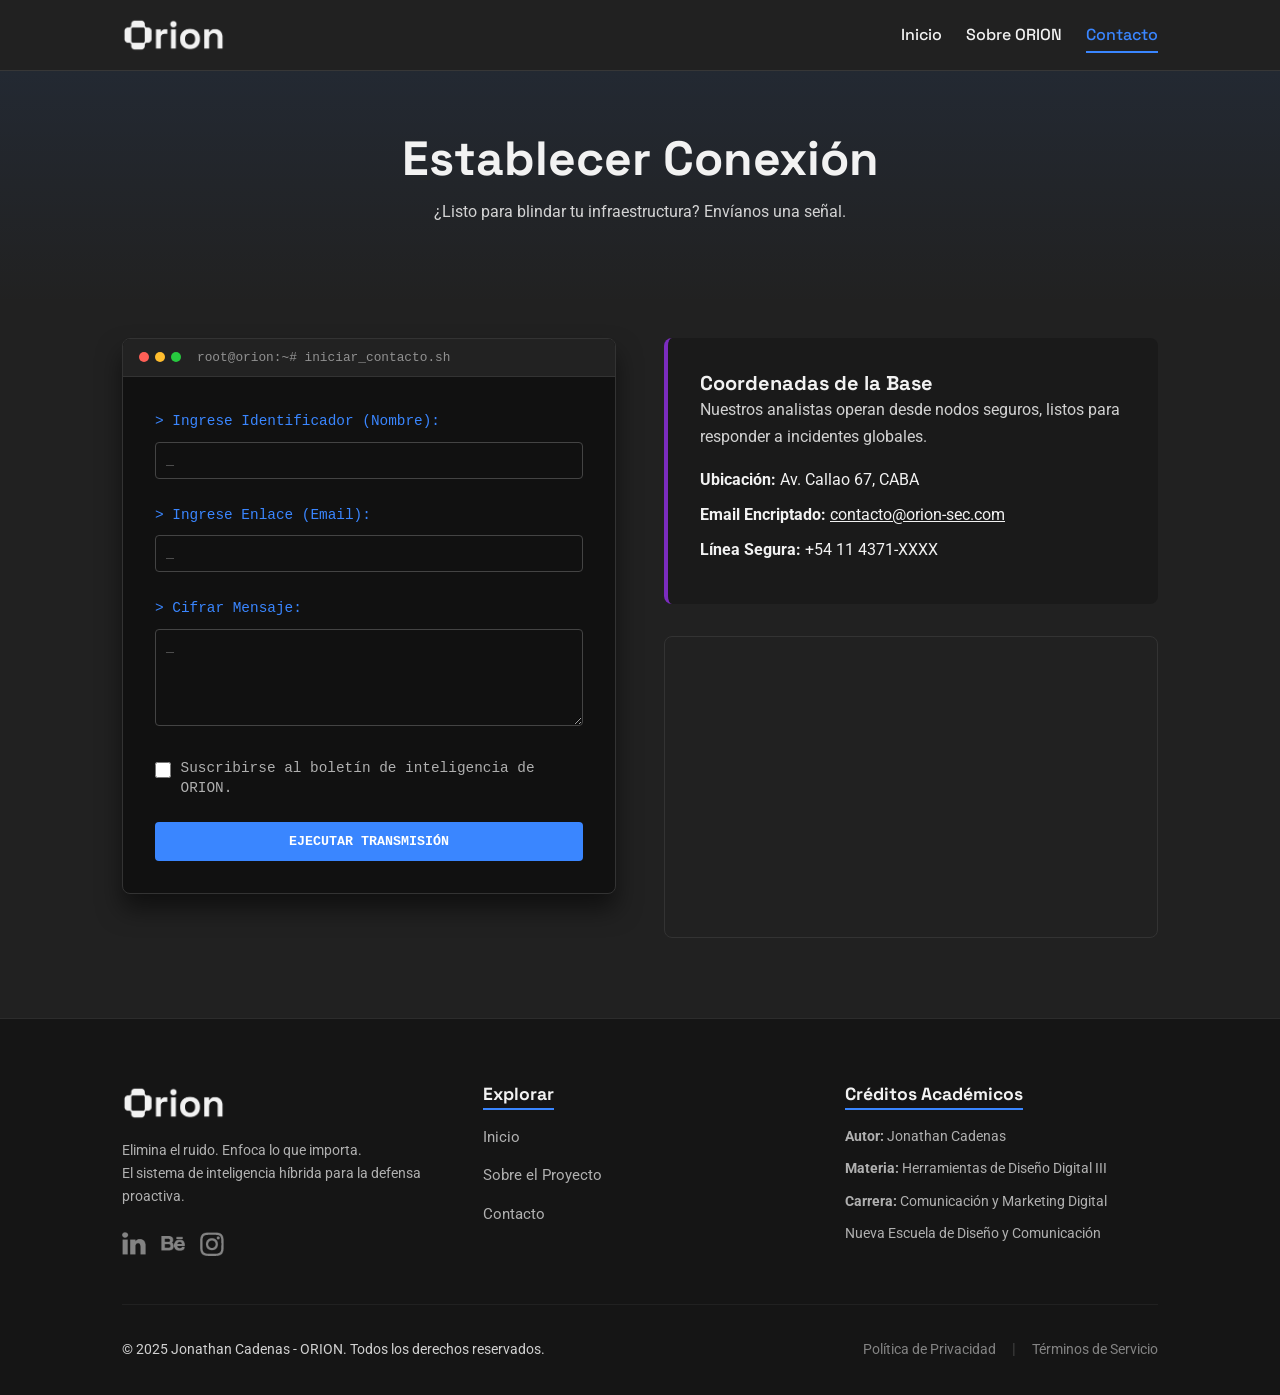
<file: contacto.html>
<!DOCTYPE html>
<html lang="es">
<head>
    <meta charset="UTF-8">
    <meta name="viewport" content="width=device-width, initial-scale=1.0">
    <title>Contacto - ORION</title>
    
    <link rel="preconnect" href="https://fonts.googleapis.com">
    <link href="https://fonts.googleapis.com/css2?family=Roboto:wght@400;700&family=Space+Grotesk:wght@400;500;700&display=swap" rel="stylesheet">
    
    <link rel="apple-touch-icon" sizes="180x180" href="assets/favicon-orion-.png">
    <link rel="icon" type="image/png" sizes="192x192" href="assets/favicon-orion-.png">
    <link rel="icon" type="image/png" sizes="32x32" href="assets/favicon-orion-.png"> 
    <link rel="icon" type="image/png" sizes="16x16" href="assets/favicon-orion-.png">
    <link rel="shortcut icon" href="assets/favicon-orion-.png">
    
    <link rel="stylesheet" href="style.css">
</head>
<body>

    <header class="main-header">
        <div class="container">
            <nav class="navbar">
                <a href="index.html" class="nav-logo">
                    <img src="assets/logo-orion.png" alt="Logo ORION">
                </a>
                <input type="checkbox" id="nav-toggle" class="nav-toggle">
                <ul class="nav-menu">
                    <li><a href="index.html">Inicio</a></li>
                    <li><a href="sobre.html">Sobre ORION</a></li>
                    <li><a href="contacto.html" class="active">Contacto</a></li>
                </ul>
                <label for="nav-toggle" class="nav-toggle-label">
                    <span></span>
                </label>
            </nav>
        </div>
    </header>

    <main>
        <section class="page-header">
            <div class="container">
                <h1>Establecer Conexión</h1>
                <p>¿Listo para blindar tu infraestructura? Envíanos una señal.</p>
            </div>
        </section>

        <section class="contact-section">
            <div class="container">
                <div class="contact-grid">
                    
                    <div class="contact-form-col">
                        <form class="terminal-form">
                            <div class="terminal-header">
                                <span class="dot red"></span>
                                <span class="dot yellow"></span>
                                <span class="dot green"></span>
                                <span class="terminal-title">root@orion:~# iniciar_contacto.sh</span>
                            </div>
                            
                            <div class="form-body">
                                <div class="form-group">
                                    <label for="nombre">> Ingrese Identificador (Nombre):</label>
                                    <input type="text" id="nombre" name="nombre" placeholder="_" required>
                                </div>

                                <div class="form-group">
                                    <label for="email">> Ingrese Enlace (Email):</label>
                                    <input type="email" id="email" name="email" placeholder="_" required>
                                </div>

                                <div class="form-group">
                                    <label for="mensaje">> Cifrar Mensaje:</label>
                                    <textarea id="mensaje" name="mensaje" rows="5" placeholder="_" required></textarea>
                                </div>

                                <div class="form-checkbox">
                                    <input type="checkbox" id="newsletter" name="newsletter">
                                    <label for="newsletter">Suscribirse al boletín de inteligencia de ORION.</label>
                                </div>

                                <button type="submit" class="terminal-btn">
                                    Ejecutar Transmisión
                                </button>
                            </div>
                        </form>
                    </div>

                    <div class="contact-info-col">
                        <div class="info-card">
                            <h3>Coordenadas de la Base</h3>
                            <p>Nuestros analistas operan desde nodos seguros, listos para responder a incidentes globales.</p>
                            
                            <ul class="info-list">
                                <li><strong>Ubicación:</strong> Av. Callao 67, CABA</li>
                                <li><strong>Email Encriptado:</strong> <a href="mailto:contacto@orion-sec.com">contacto@orion-sec.com</a></li>
                                <li><strong>Línea Segura:</strong> +54 11 4371-XXXX</li>
                            </ul>
                        </div>

                        <div class="map-wrapper">
                            <iframe 
                                src="https://www.google.com/maps/embed?pb=!1m18!1m12!1m3!1d3284.016887889451!2d-58.39419062349977!3d-34.60373445749729!2m3!1f0!2f0!3f0!3m2!1i1024!2i768!4f13.1!3m3!1m2!1s0x95bccac0463b53b1%3A0x6291a272765f0ce1!2sAv.%20Callao%2067%2C%20C1022%20CABA!5e0!3m2!1ses-419!2sar!4v1701234567890!5m2!1ses-419!2sar"
                                width="100%" 
                                height="300" 
                                style="border:0;" 
                                allowfullscreen="" 
                                loading="lazy" 
                                referrerpolicy="no-referrer-when-downgrade">
                            </iframe>
                        </div>
                    </div>

                </div>
            </div>
        </section>
    </main>

  <footer class="main-footer">
    <div class="container">
        <div class="footer-grid">
            <div class="footer-col">
                <div class="footer-logo">
                    <img src="assets/logo-orion.png" alt="Logo ORION" style="height: 40px; margin-bottom: 1rem;">
                </div>
                <p class="footer-desc">
                    Elimina el ruido. Enfoca lo que importa. <br>
                    El sistema de inteligencia híbrida para la defensa proactiva.
                </p>
                <div class="social-links">
                    <a href="https://www.linkedin.com/in/zjcadenas/" target="_blank" class="social-link">
                        <img src="assets/Inicon.png" alt="LinkedIn">
                    </a>
                    <a href="https://www.behance.net/zjcadenas" target="_blank" class="social-link">
                        <img src="assets/Beicon.png" alt="Behance">
                    </a>
                    <a href="https://www.instagram.com/zjcadenas" target="_blank" class="social-link">
                        <img src="assets/IGicon.png" alt="Instagram">
                    </a>
                </div>
            </div>
            <div class="footer-col">
                <h4>Explorar</h4>
                <ul class="footer-links">
                    <li><a href="index.html">Inicio</a></li>
                    <li><a href="sobre.html">Sobre el Proyecto</a></li>
                    <li><a href="contacto.html">Contacto</a></li>
                </ul>
            </div>
            <div class="footer-col">
                <h4>Créditos Académicos</h4>
                <p><strong>Autor:</strong> Jonathan Cadenas</p>
                <p><strong>Materia:</strong> Herramientas de Diseño Digital III</p>
                <p><strong>Carrera:</strong> Comunicación y Marketing Digital</p>
                <p>Nueva Escuela de Diseño y Comunicación</p>
            </div>
        </div>
        <div class="footer-bottom">
            <p>&copy; 2025 Jonathan Cadenas - ORION. Todos los derechos reservados.</p>
            <div class="legal-links">
                <a href="#">Política de Privacidad</a>
                <span class="separator">|</span>
                <a href="#">Términos de Servicio</a>
            </div>
        </div>
    </div>
</footer>

</body>
</html>
</file>
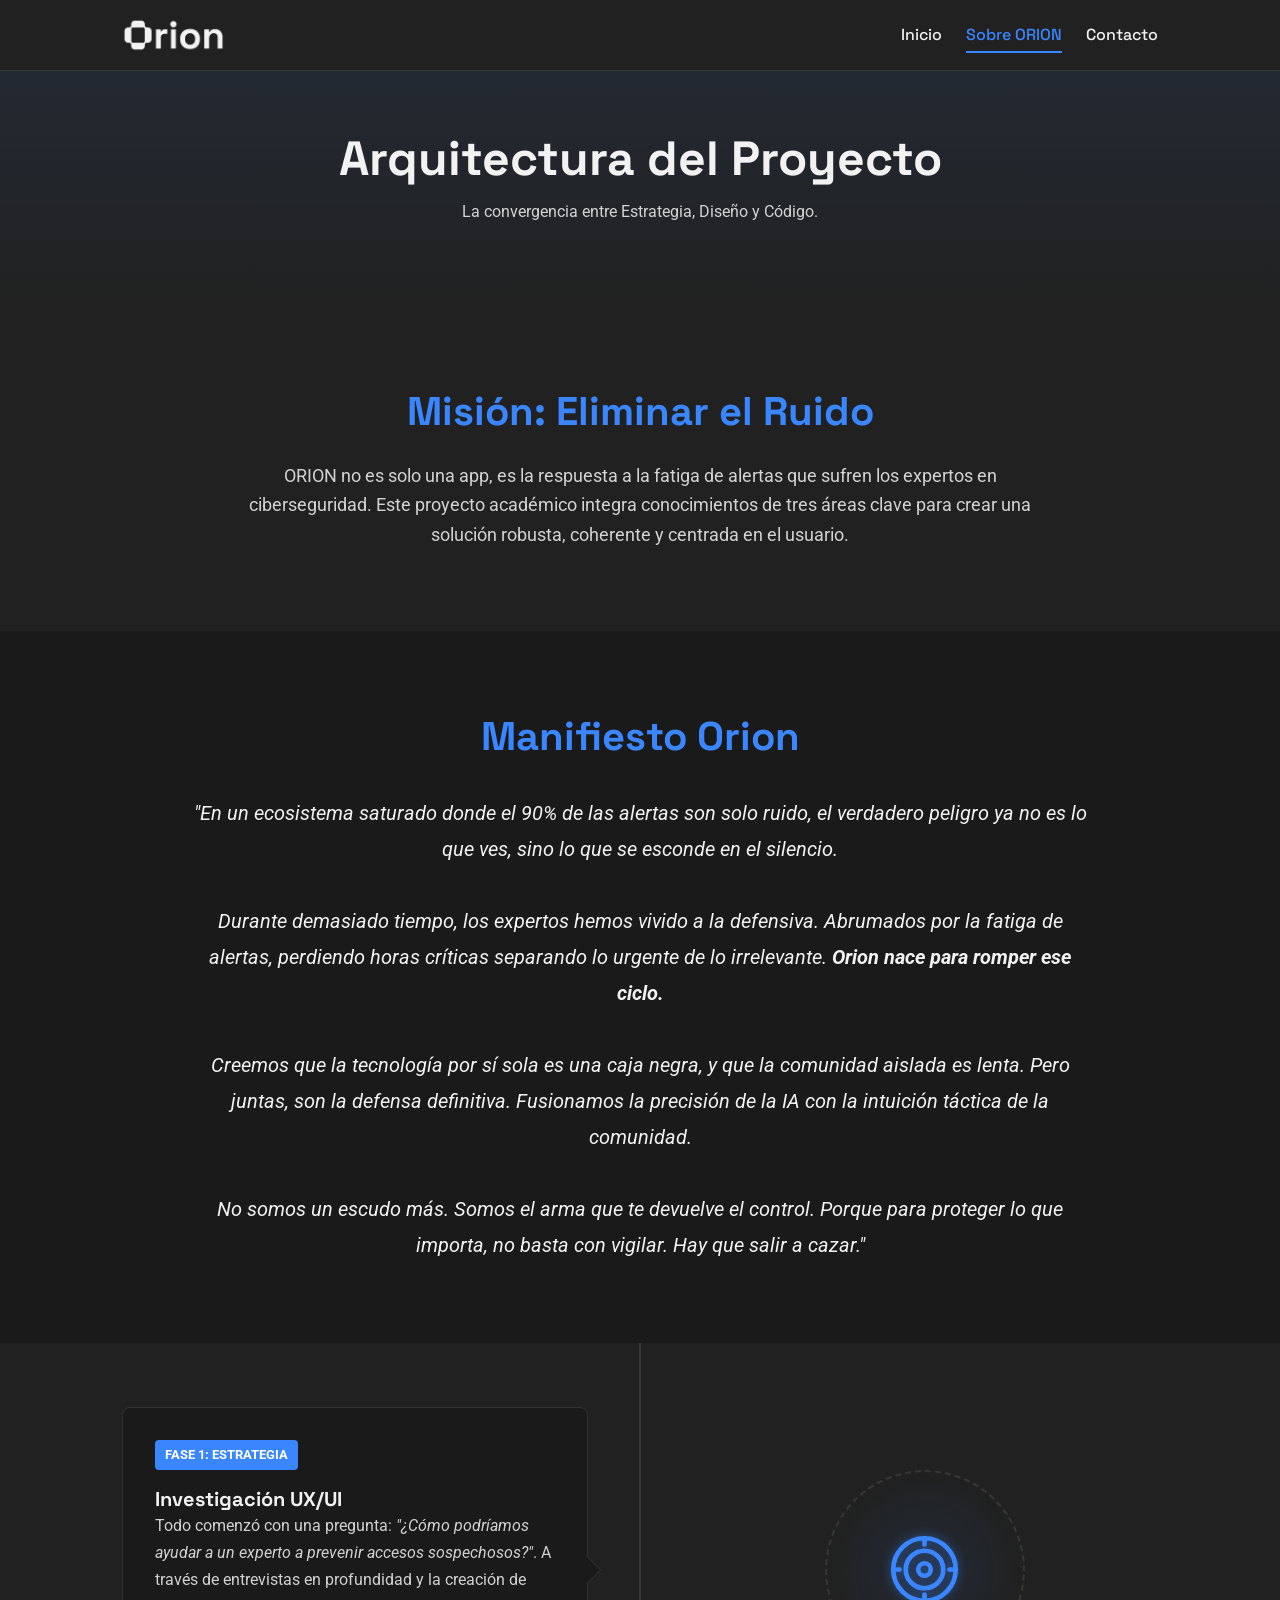
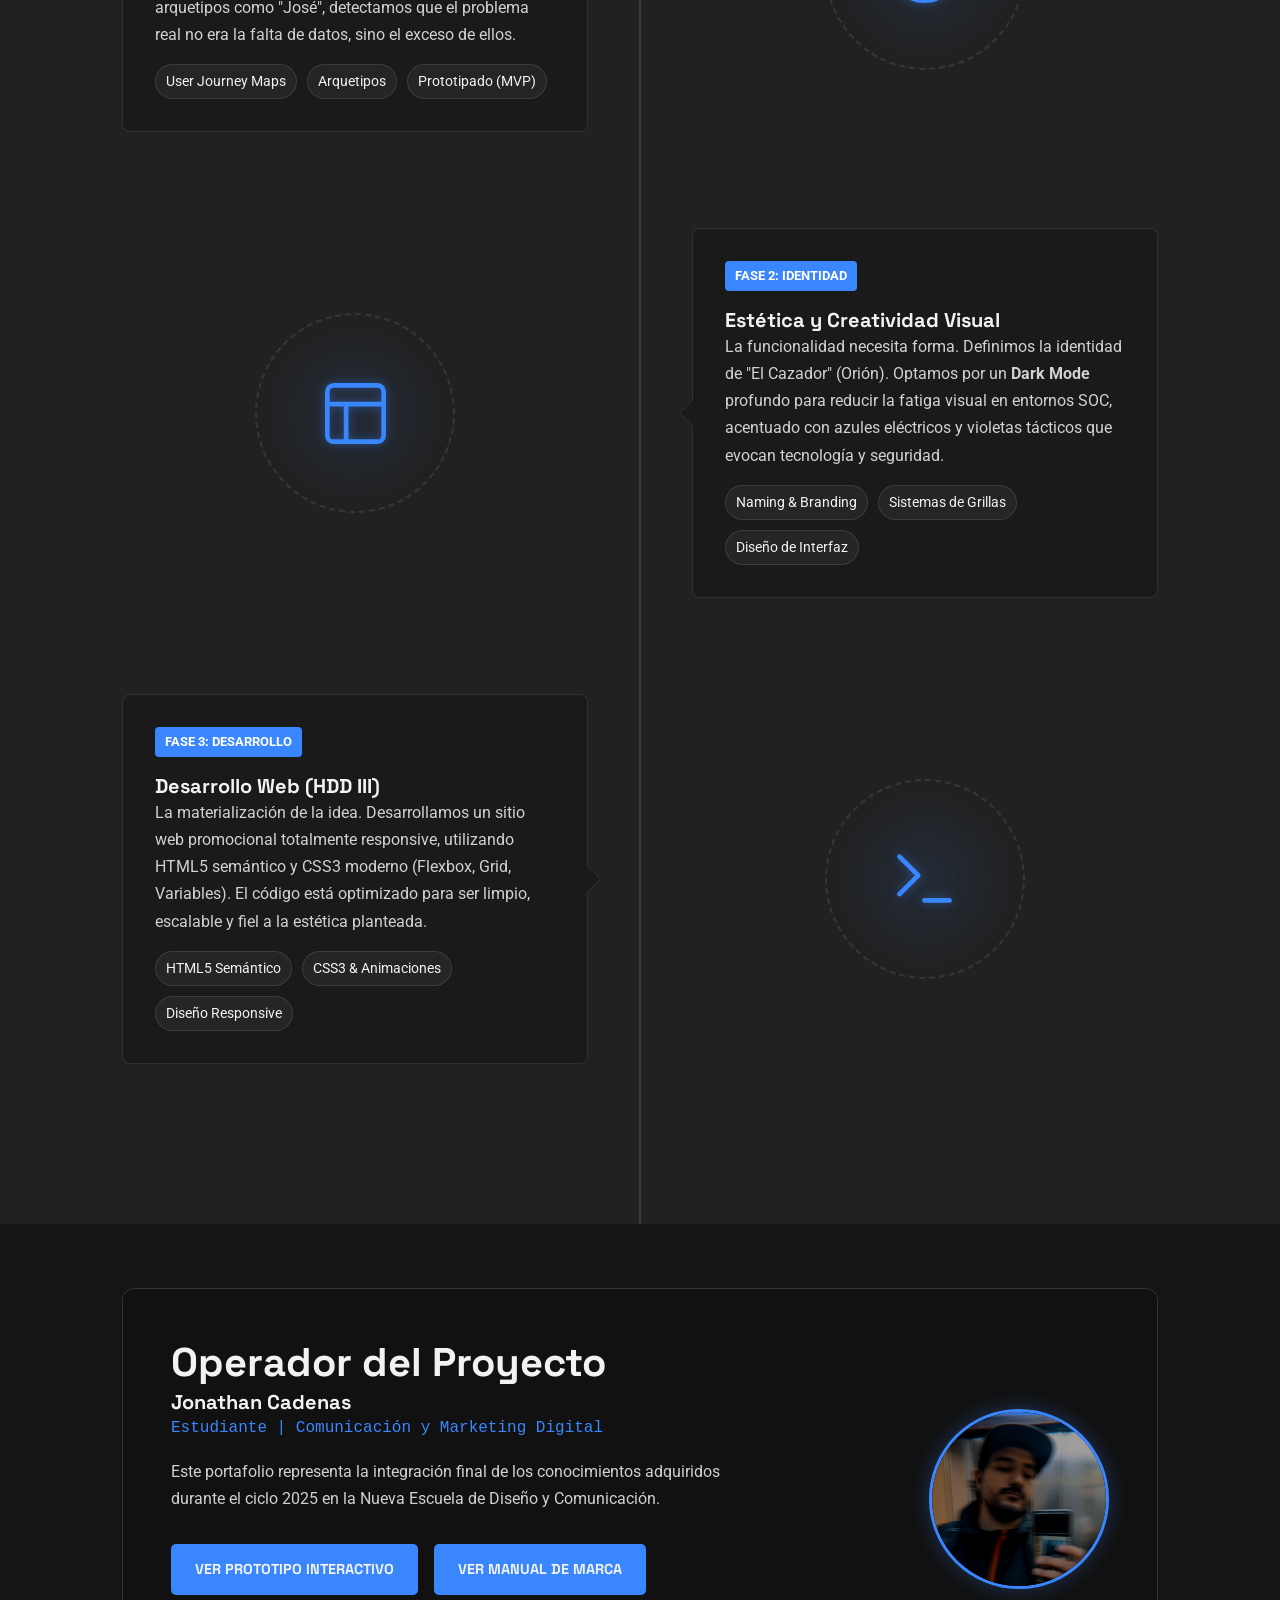
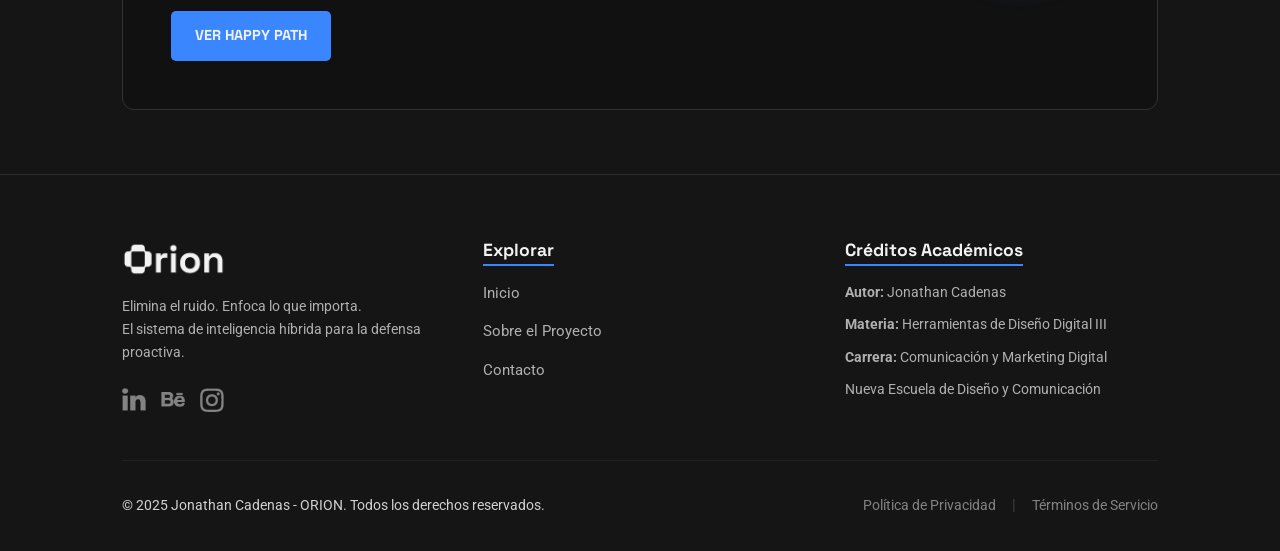
<file: sobre.html>
<!DOCTYPE html>
<html lang="es">
<head>
    <meta charset="UTF-8">
    <meta name="viewport" content="width=device-width, initial-scale=1.0">
    <title>Sobre el Proyecto - ORION</title>
    
    <link rel="preconnect" href="https://fonts.googleapis.com">
    <link href="https://fonts.googleapis.com/css2?family=Roboto:wght@400;700&family=Space+Grotesk:wght@400;500;700&display=swap" rel="stylesheet">
    
    <link rel="apple-touch-icon" sizes="180x180" href="assets/favicon-orion-.png">
    <link rel="icon" type="image/png" sizes="192x192" href="assets/favicon-orion-.png">
    <link rel="icon" type="image/png" sizes="32x32" href="assets/favicon-orion-.png"> 
    <link rel="icon" type="image/png" sizes="16x16" href="assets/favicon-orion-.png">
    <link rel="shortcut icon" href="assets/favicon-orion-.png">
    
    <link rel="stylesheet" href="style.css">
</head>
<body>

    <header class="main-header">
        <div class="container">
            <nav class="navbar">
                <a href="index.html" class="nav-logo">
                    <img src="assets/logo-orion.png" alt="Logo ORION">
                </a>
                <input type="checkbox" id="nav-toggle" class="nav-toggle">
                <ul class="nav-menu">
                    <li><a href="index.html">Inicio</a></li>
                    <li><a href="sobre.html" class="active">Sobre ORION</a></li>
                    <li><a href="contacto.html">Contacto</a></li>
                </ul>
                <label for="nav-toggle" class="nav-toggle-label">
                    <span></span>
                </label>
            </nav>
        </div>
    </header>

    <main>
        <section class="page-header">
            <div class="container">
                <h1>Arquitectura del Proyecto</h1>
                <p>La convergencia entre Estrategia, Diseño y Código.</p>
            </div>
        </section>

        <section class="intro">
            <div class="container">
                <h2>Misión: Eliminar el Ruido</h2>
                <p>
                    ORION no es solo una app, es la respuesta a la fatiga de alertas que sufren los expertos en ciberseguridad. 
                    Este proyecto académico integra conocimientos de tres áreas clave para crear una solución robusta, 
                    coherente y centrada en el usuario.
                </p>
            </div>
        </section>

        <section class="manifesto-section" style="padding: 5rem 0; background: #1a1a1a; text-align: center;">
            <div class="container">
                <h2 style="color: var(--color-azul); margin-bottom: 2rem;">Manifiesto Orion</h2>
                <blockquote style="font-size: 1.25rem; font-style: italic; max-width: 900px; margin: 0 auto; line-height: 1.8; color: var(--color-blanco);">
                    "En un ecosistema saturado donde el 90% de las alertas son solo ruido, el verdadero peligro ya no es lo que ves, sino lo que se esconde en el silencio. <br><br>
                    Durante demasiado tiempo, los expertos hemos vivido a la defensiva. Abrumados por la fatiga de alertas, perdiendo horas críticas separando lo urgente de lo irrelevante. <strong>Orion nace para romper ese ciclo.</strong> <br><br>
                    Creemos que la tecnología por sí sola es una caja negra, y que la comunidad aislada es lenta. Pero juntas, son la defensa definitiva. Fusionamos la precisión de la IA con la intuición táctica de la comunidad. <br><br>
                    No somos un escudo más. Somos el arma que te devuelve el control. Porque para proteger lo que importa, no basta con vigilar. Hay que salir a cazar."
                </blockquote>
            </div>
        </section>

        <section class="timeline-section">
            <div class="container">
                
                <div class="timeline-item">
                    <div class="timeline-content">
                        <span class="phase-tag">Fase 1: Estrategia</span>
                        <h3>Investigación UX/UI</h3>
                        <p>
                            Todo comenzó con una pregunta: <em>"¿Cómo podríamos ayudar a un experto a prevenir accesos sospechosos?"</em>.
                            A través de entrevistas en profundidad y la creación de arquetipos como "José", detectamos que el problema real no era la falta de datos, sino el exceso de ellos.
                        </p>
                        <ul class="tech-list">
                            <li>User Journey Maps</li>
                            <li>Arquetipos</li>
                            <li>Prototipado (MVP)</li>
                        </ul>
                    </div>
                    <div class="timeline-image">
                         <div class="visual-box ux-box">
                            <svg viewBox="0 0 24 24" stroke-linecap="round" stroke-linejoin="round">
                                <circle cx="12" cy="12" r="10"></circle>
                                <circle cx="12" cy="12" r="6"></circle>
                                <circle cx="12" cy="12" r="2"></circle>
                                <line x1="12" y1="2" x2="12" y2="4"></line>
                                <line x1="12" y1="20" x2="12" y2="22"></line>
                                <line x1="2" y1="12" x2="4" y2="12"></line>
                                <line x1="20" y1="12" x2="22" y2="12"></line>
                            </svg>
                         </div>
                    </div>
                </div>

                <div class="timeline-item reverse">
                    <div class="timeline-content">
                        <span class="phase-tag">Fase 2: Identidad</span>
                        <h3>Estética y Creatividad Visual</h3>
                        <p>
                            La funcionalidad necesita forma. Definimos la identidad de "El Cazador" (Orión). 
                            Optamos por un <strong>Dark Mode</strong> profundo para reducir la fatiga visual en entornos SOC, acentuado con azules eléctricos y violetas tácticos que evocan tecnología y seguridad.
                        </p>
                        <ul class="tech-list">
                            <li>Naming & Branding</li>
                            <li>Sistemas de Grillas</li>
                            <li>Diseño de Interfaz</li>
                        </ul>
                    </div>
                    <div class="timeline-image">
                        <div class="visual-box design-box">
                            <svg viewBox="0 0 24 24" stroke-linecap="round" stroke-linejoin="round">
                                <rect x="3" y="3" width="18" height="18" rx="2" ry="2"></rect>
                                <line x1="3" y1="9" x2="21" y2="9"></line>
                                <line x1="9" y1="21" x2="9" y2="9"></line>
                            </svg>
                        </div>
                    </div>
                </div>

                <div class="timeline-item">
                    <div class="timeline-content">
                        <span class="phase-tag">Fase 3: Desarrollo</span>
                        <h3>Desarrollo Web (HDD III)</h3>
                        <p>
                            La materialización de la idea. Desarrollamos un sitio web promocional totalmente responsive, 
                            utilizando HTML5 semántico y CSS3 moderno (Flexbox, Grid, Variables). El código está optimizado para ser limpio, escalable y fiel a la estética planteada.
                        </p>
                        <ul class="tech-list">
                            <li>HTML5 Semántico</li>
                            <li>CSS3 & Animaciones</li>
                            <li>Diseño Responsive</li>
                        </ul>
                    </div>
                    <div class="timeline-image">
                        <div class="visual-box code-box">
                            <svg viewBox="0 0 24 24" stroke-linecap="round" stroke-linejoin="round">
                                <polyline points="4 17 10 11 4 5"></polyline>
                                <line x1="12" y1="19" x2="20" y2="19"></line>
                            </svg>
                        </div>
                    </div>
                </div>

            </div>
        </section>

        <section class="author-section">
            <div class="container">
                <div class="author-card">
                    <div class="author-info">
                        <h2>Operador del Proyecto</h2>
                        <h3>Jonathan Cadenas</h3>
                        <p class="role">Estudiante | Comunicación y Marketing Digital</p>
                        <p class="bio">
                            Este portafolio representa la integración final de los conocimientos adquiridos durante el ciclo 2025 
                            en la Nueva Escuela de Diseño y Comunicación.
                        </p>
                        
                        <div class="author-buttons-container">
                            <a href="https://app.visily.ai/projects/9a87bacb-f6b4-4539-b29a-1fd0bc4354e0/boards/2332338/presenter?play-mode=All+screens" target="_blank" class="cta-button">
                                Ver Prototipo Interactivo
                            </a>
                            <a href="assets/Orion - Brandmark.pdf" target="_blank" class="cta-button">
                                Ver Manual de Marca
                            </a>
                            <a href="assets/Orion - Presentación.pdf" target="_blank" class="cta-button">
                                Ver Happy Path
                            </a>
                        </div>
                        
                    </div>
                    <div class="author-visual">
                        <img src="assets/profilephotozjcadenas.jpg" alt="Foto de Jonathan Cadenas" class="author-img">
                        <div class="scan-line"></div>
                    </div>
                </div>
            </div>
        </section>

    </main>

   <footer class="main-footer">
    <div class="container">
        <div class="footer-grid">
            <div class="footer-col">
                <div class="footer-logo">
                    <img src="assets/logo-orion.png" alt="Logo ORION" style="height: 40px; margin-bottom: 1rem;">
                </div>
                <p class="footer-desc">
                    Elimina el ruido. Enfoca lo que importa. <br>
                    El sistema de inteligencia híbrida para la defensa proactiva.
                </p>
                <div class="social-links">
                    <a href="https://www.linkedin.com/in/zjcadenas/" target="_blank" class="social-link">
                        <img src="assets/Inicon.png" alt="LinkedIn">
                    </a>
                    <a href="https://www.behance.net/zjcadenas" target="_blank" class="social-link">
                        <img src="assets/Beicon.png" alt="Behance">
                    </a>
                    <a href="https://www.instagram.com/zjcadenas" target="_blank" class="social-link">
                        <img src="assets/IGicon.png" alt="Instagram">
                    </a>
                </div>
            </div>
            <div class="footer-col">
                <h4>Explorar</h4>
                <ul class="footer-links">
                    <li><a href="index.html">Inicio</a></li>
                    <li><a href="sobre.html">Sobre el Proyecto</a></li>
                    <li><a href="contacto.html">Contacto</a></li>
                </ul>
            </div>
            <div class="footer-col">
                <h4>Créditos Académicos</h4>
                <p><strong>Autor:</strong> Jonathan Cadenas</p>
                <p><strong>Materia:</strong> Herramientas de Diseño Digital III</p>
                <p><strong>Carrera:</strong> Comunicación y Marketing Digital</p>
                <p>Nueva Escuela de Diseño y Comunicación</p>
            </div>
        </div>
        <div class="footer-bottom">
            <p>&copy; 2025 Jonathan Cadenas - ORION. Todos los derechos reservados.</p>
            <div class="legal-links">
                <a href="#">Política de Privacidad</a>
                <span class="separator">|</span>
                <a href="#">Términos de Servicio</a>
            </div>
        </div>
    </div>
</footer>
</body>
</html>
</file>
<file: style.css>
/* ======================================= */
/* ===== VARIABLES Y CONFIGURACIÓN ===== */
/* ======================================= */
:root {
    --color-negro: #212121;
    --color-negro-footer: #151515; 
    --color-violeta: #7b2cbf; /* Violeta Cyberpunk */
    --color-azul: #3a86ff;
    --color-rojo: #ff4e3c;
    --color-blanco: #f2f2f2;
    --color-texto-gris: rgba(242, 242, 242, 0.7);
    --font-mono: 'Courier New', Courier, monospace;
}

/* ======================================= */
/* ===== RESETEO Y ESTILOS GLOBALES ===== */
/* ======================================= */
* {
    margin: 0;
    padding: 0;
    box-sizing: border-box;
}

html {
    scroll-behavior: smooth;
}

body {
    font-family: 'Roboto', sans-serif;
    background-color: var(--color-negro);
    color: var(--color-blanco);
    line-height: 1.7;
    overflow-x: hidden;
}

.container {
    max-width: 1100px;
    margin: 0 auto;
    padding: 0 2rem;
}

h1, h2, h3, h4 {
    font-family: 'Space Grotesk', sans-serif;
    font-weight: 700;
    line-height: 1.3;
}

h1 { font-size: 3rem; }
h2 { font-size: 2.5rem; }
h3 { font-size: 1.25rem; }

p {
    margin-bottom: 1rem;
    color: rgba(242, 242, 242, 0.85);
}

a {
    color: var(--color-azul);
    text-decoration: none;
    transition: color 0.3s ease;
}

a:hover {
    color: var(--color-blanco);
}

img {
    max-width: 100%;
    height: auto;
    display: block;
}

/* ======================================= */
/* ===== HEADER Y NAVEGACIÓN ===== */
/* ======================================= */
.main-header {
    background: var(--color-negro);
    border-bottom: 1px solid rgba(242, 242, 242, 0.1);
    position: fixed;
    width: 100%;
    z-index: 1000;
}

.navbar {
    display: flex;
    justify-content: space-between;
    align-items: center;
    height: 70px;
}

.nav-logo img {
    height: 40px;
}

.nav-menu {
    display: flex;
    list-style: none;
    gap: 1.5rem;
}

.nav-menu a {
    color: var(--color-blanco);
    font-weight: 500;
    padding: 0.5rem 0;
    position: relative;
    font-family: 'Space Grotesk', sans-serif;
}

.nav-menu a.active,
.nav-menu a:hover {
    color: var(--color-azul);
}

.nav-menu a::after {
    content: '';
    position: absolute;
    bottom: 0;
    left: 0;
    width: 100%;
    height: 2px;
    background: var(--color-azul);
    transform: scaleX(0);
    transform-origin: left;
    transition: transform 0.3s ease;
}

.nav-menu a:hover::after,
.nav-menu a.active::after {
    transform: scaleX(1);
}

.nav-toggle,
.nav-toggle-label {
    display: none;
}

/* ======================================= */
/* ===== SECCIÓN HERO ===== */
/* ======================================= */
.hero {
    position: relative;
    height: 80vh;
    display: flex;
    align-items: center;
    justify-content: center;
    text-align: center;
    overflow: hidden;
}

.video-bg {
    position: absolute;
    top: 50%;
    left: 50%;
    transform: translate(-50%, -50%);
    min-width: 100%;
    min-height: 100%;
    width: auto;
    height: auto;
    z-index: -2;
    object-fit: cover;
}

.hero::after {
    content: '';
    position: absolute;
    top: 0;
    left: 0;
    width: 100%;
    height: 100%;
    background: rgba(33, 33, 33, 0.6);
    z-index: -1;
}

.hero-content {
    margin-top: 70px;
}

.hero-content h1 {
    font-size: 3.5rem;
    color: var(--color-blanco);
    margin-bottom: 1rem;
}

.hero-content p {
    font-size: 1.25rem;
    color: var(--color-blanco);
    font-weight: 400;
    font-family: 'Space Grotesk', sans-serif;
}

/* ======================================= */
/* ===== INTRODUCCIÓN ===== */
/* ======================================= */
.intro {
    padding: 5rem 0;
    text-align: center;
}

.intro h2 {
    color: var(--color-azul);
    margin-bottom: 1.5rem;
}

.intro p {
    max-width: 800px;
    margin: 0 auto;
    font-size: 1.1rem;
}

/* ======================================= */
/* ===== FEATURES (HOME) ===== */
/* ======================================= */
.features {
    padding: 5rem 0;
    background: #1a1a1a;
}

.cards-container {
    display: grid;
    grid-template-columns: repeat(3, 1fr);
    gap: 1.5rem;
}

.card {
    background: var(--color-negro);
    border: 1px solid rgba(242, 242, 242, 0.1);
    border-radius: 8px;
    transition: transform 0.3s ease, box-shadow 0.3s ease;
    overflow: hidden;
    display: flex;
    flex-direction: column;
}

.card:hover {
    transform: translateY(-5px);
    box-shadow: 0 10px 20px rgba(58, 134, 255, 0.1);
}

.card-image-container {
    width: 100%;
    aspect-ratio: 16 / 9;
    overflow: hidden;
}

.card-image-container img {
    width: 100%;
    height: 100%;
    object-fit: cover;
    transition: transform 0.3s ease;
}

.card:hover .card-image-container img {
    transform: scale(1.05);
}

.card-content {
    padding: 2rem;
    flex-grow: 1;
}

.card-content h3 {
    color: var(--color-azul);
    margin-bottom: 1rem;
}

/* ======================================= */
/* ===== CTA (HOME) ===== */
/* ======================================= */
.cta {
    padding: 6rem 0;
    text-align: center;
}

.cta h2 {
    margin-bottom: 1rem;
}

.cta p {
    font-size: 1.1rem;
    margin-bottom: 1rem;
}

.cta-button {
    display: inline-block;
    background: var(--color-azul);
    color: var(--color-blanco);
    padding: 1rem 2.5rem;
    border-radius: 5px;
    font-weight: 700;
    font-size: 1rem;
    text-transform: uppercase;
    font-family: 'Space Grotesk', sans-serif;
    transition: background-color 0.3s ease, transform 0.3s ease;
    margin-top: 1rem;
    border: none;
}

.cta-button:hover {
    background-color: #2978f8;
    transform: translateY(-3px);
}

/* ======================================= */
/* ===== PÁGINA CONTACTO ===== */
/* ======================================= */
.page-header {
    padding: 8rem 0 4rem;
    text-align: center;
    background: linear-gradient(to bottom, rgba(58, 134, 255, 0.1), transparent);
}

.page-header h1 {
    margin-bottom: 0.5rem;
}

.contact-section {
    padding: 2rem 0 5rem;
}

.contact-grid {
    display: grid;
    grid-template-columns: 1fr 1fr;
    gap: 3rem;
    align-items: start;
}

.terminal-form {
    background: #111;
    border: 1px solid #333;
    border-radius: 8px;
    overflow: hidden;
    box-shadow: 0 15px 25px rgba(0,0,0,0.5);
}

.terminal-header {
    background: #222;
    padding: 0.5rem 1rem;
    display: flex;
    align-items: center;
    gap: 6px;
    border-bottom: 1px solid #333;
}

.dot {
    width: 10px;
    height: 10px;
    border-radius: 50%;
}
.dot.red { background: #ff5f56; }
.dot.yellow { background: #ffbd2e; }
.dot.green { background: #27c93f; }

.terminal-title {
    margin-left: 10px;
    font-family: var(--font-mono);
    font-size: 0.8rem;
    color: rgba(255,255,255,0.5);
}

.form-body {
    padding: 2rem;
}

.form-group {
    margin-bottom: 1.5rem;
}

.form-group label {
    display: block;
    font-family: var(--font-mono);
    color: var(--color-azul);
    margin-bottom: 0.5rem;
    font-size: 0.9rem;
}

.form-group input,
.form-group textarea {
    width: 100%;
    background: transparent;
    border: 1px solid #444;
    padding: 10px;
    color: var(--color-blanco);
    font-family: var(--font-mono);
    border-radius: 4px;
    outline: none;
    transition: border-color 0.3s;
}

.form-group input:focus,
.form-group textarea:focus {
    border-color: var(--color-azul);
    background: rgba(58, 134, 255, 0.05);
}

.form-checkbox {
    display: flex;
    gap: 10px;
    align-items: flex-start;
    margin-bottom: 1.5rem;
}

.form-checkbox input {
    accent-color: var(--color-azul);
    width: 16px;
    height: 16px;
    margin-top: 4px;
}

.form-checkbox label {
    font-size: 0.9rem;
    color: var(--color-texto-gris);
    font-family: var(--font-mono);
    line-height: 1.4;
}

.terminal-btn {
    width: 100%;
    background: var(--color-azul);
    color: white;
    border: none;
    padding: 12px;
    font-family: var(--font-mono);
    font-weight: bold;
    cursor: pointer;
    text-transform: uppercase;
    border-radius: 4px;
    transition: background 0.3s;
}

.terminal-btn:hover {
    background: #2978f8;
}

.contact-info-col {
    display: flex;
    flex-direction: column;
    gap: 2rem;
}

.info-card {
    background: #1a1a1a;
    padding: 2rem;
    border-radius: 8px;
    border-left: 4px solid var(--color-violeta);
}

.info-list {
    list-style: none;
    margin-top: 1rem;
}

.info-list li {
    margin-bottom: 0.5rem;
}

.info-list a {
    color: var(--color-blanco);
    text-decoration: underline;
}

.map-wrapper {
    position: relative;
    border-radius: 8px;
    overflow: hidden;
    border: 1px solid #333;
}

.map-wrapper iframe {
    display: block;
}

/* ======================================= */
/* ===== PÁGINA SOBRE (TIMELINE) ===== */
/* ======================================= */

.timeline-section {
    padding: 4rem 0;
    position: relative;
}

.timeline-section::before {
    content: '';
    position: absolute;
    top: 0;
    bottom: 0;
    left: 50%;
    width: 2px;
    background: rgba(242, 242, 242, 0.1);
    transform: translateX(-50%);
}

.timeline-item {
    display: flex;
    justify-content: space-between;
    align-items: center;
    margin-bottom: 6rem;
    position: relative;
}

.timeline-content {
    width: 45%;
    padding: 2rem;
    background: #1a1a1a;
    border-radius: 8px;
    border: 1px solid rgba(242, 242, 242, 0.1);
    position: relative;
}

.timeline-content::after {
    content: '';
    position: absolute;
    top: 50%;
    right: -10px;
    width: 20px;
    height: 20px;
    background: #1a1a1a;
    transform: translateY(-50%) rotate(45deg);
    border-top: 1px solid rgba(242, 242, 242, 0.1);
    border-right: 1px solid rgba(242, 242, 242, 0.1);
}

.timeline-image {
    width: 45%;
    display: flex;
    justify-content: center;
    align-items: center;
}

.timeline-item.reverse {
    flex-direction: row-reverse;
}

.timeline-item.reverse .timeline-content::after {
    right: auto;
    left: -10px;
    border-right: none;
    border-top: none;
    border-left: 1px solid rgba(242, 242, 242, 0.1);
    border-bottom: 1px solid rgba(242, 242, 242, 0.1);
}

.phase-tag {
    display: inline-block;
    background: var(--color-azul);
    color: white;
    padding: 4px 10px;
    border-radius: 4px;
    font-size: 0.8rem;
    text-transform: uppercase;
    font-weight: bold;
    margin-bottom: 1rem;
}

.tech-list {
    list-style: none;
    margin-top: 1rem;
    display: flex;
    gap: 10px;
    flex-wrap: wrap;
}

.tech-list li {
    background: rgba(255, 255, 255, 0.05);
    padding: 5px 10px;
    border-radius: 20px;
    font-size: 0.85rem;
    border: 1px solid rgba(255, 255, 255, 0.1);
}

.visual-box {
    width: 200px;
    height: 200px;
    border-radius: 50%;
    display: flex;
    align-items: center;
    justify-content: center;
    font-size: 4rem;
    position: relative;
    border: 2px dashed rgba(242, 242, 242, 0.1);
    background: radial-gradient(circle, rgba(58,134,255,0.1) 0%, rgba(0,0,0,0) 70%);
}

.visual-box svg {
    width: 75px; 
    height: 75px;
    stroke: var(--color-azul); 
    stroke-width: 1.5; 
    fill: none; 
    filter: drop-shadow(0 0 5px rgba(58, 134, 255, 0.5)); 
}

/* ======================================= */
/* ===== SECCIÓN AUTOR ===== */
/* ======================================= */
.author-section {
    padding: 4rem 0;
    background: #151515;
}

.author-card {
    display: flex;
    align-items: center;
    justify-content: space-between;
    background: #111;
    border: 1px solid #333;
    padding: 3rem;
    border-radius: 12px;
    position: relative;
    overflow: hidden;
}

.author-info {
    width: 60%;
}

.author-info .role {
    color: var(--color-azul);
    font-family: var(--font-mono);
    margin-bottom: 1rem;
}

.author-visual {
    width: 180px; 
    height: 180px;
    background: #000;
    border-radius: 50%; 
    position: relative;
    border: 3px solid var(--color-azul);
    overflow: hidden;
    box-shadow: 0 0 20px rgba(58, 134, 255, 0.3);
}

.author-img {
    width: 100%;
    height: 100%;
    object-fit: cover;
    position: absolute;
    top: 0;
    left: 0;
    z-index: 1;
    filter: contrast(110%) brightness(90%); 
}

.scan-line {
    position: absolute;
    width: 100%;
    height: 3px;
    background: var(--color-azul);
    top: 0;
    z-index: 2;
    animation: scan 2.5s infinite linear;
    box-shadow: 0 0 15px var(--color-azul), 0 0 5px #fff;
    opacity: 0.8;
}

@keyframes scan {
    0% { top: -10%; opacity: 0; }
    10% { opacity: 1; }
    90% { opacity: 1; }
    100% { top: 110%; opacity: 0; }
}

.author-buttons-container {
    display: flex;
    gap: 1rem;
    flex-wrap: wrap;
    margin-top: 2rem;
}

.author-buttons-container .cta-button {
    margin-top: 0; 
    font-size: 0.9rem;
    padding: 0.8rem 1.5rem;
    text-align: center;
    background: var(--color-azul);
    color: var(--color-blanco);
    border: none;
}

.author-buttons-container .cta-button:hover {
    background-color: #2978f8;
    transform: translateY(-3px);
}

/* ======================================= */
/* ===== FOOTER ===== */
/* ======================================= */
.main-footer {
    background-color: var(--color-negro-footer);
    padding: 4rem 0 2rem;
    border-top: 1px solid rgba(242, 242, 242, 0.1);
    font-size: 0.95rem;
    color: var(--color-texto-gris);
}

.footer-grid {
    display: grid;
    grid-template-columns: repeat(auto-fit, minmax(250px, 1fr));
    gap: 3rem;
    margin-bottom: 3rem;
    text-align: left;
}

.footer-logo {
    margin-bottom: 1rem;
    display: block;
}

.footer-desc {
    font-size: 0.9rem;
    line-height: 1.6;
    max-width: 300px;
    color: var(--color-texto-gris);
}

.footer-col h4 {
    color: var(--color-blanco);
    font-family: 'Space Grotesk', sans-serif;
    font-size: 1.1rem;
    margin-bottom: 1.2rem;
    position: relative;
    display: inline-block;
}

.footer-col h4::after {
    content: '';
    position: absolute;
    left: 0;
    bottom: -5px;
    width: 100%;
    height: 2px;
    background-color: var(--color-azul);
}

.footer-links {
    list-style: none;
}

.footer-links li {
    margin-bottom: 0.8rem;
}

.footer-links a {
    color: var(--color-texto-gris);
    transition: color 0.3s ease, padding-left 0.3s ease;
}

.footer-links a:hover {
    color: var(--color-azul);
    padding-left: 5px;
}

.footer-col p {
    margin-bottom: 0.5rem;
    color: var(--color-texto-gris);
    font-size: 0.9rem;
}

.footer-bottom {
    display: flex;
    justify-content: space-between;
    align-items: center;
    padding-top: 2rem;
    border-top: 1px solid rgba(242, 242, 242, 0.05);
    flex-wrap: wrap;
    gap: 1rem;
}

.footer-bottom p {
    margin-bottom: 0;
    font-size: 0.85rem;
}

.legal-links {
    display: flex;
    gap: 1rem;
    align-items: center;
}

.legal-links a {
    font-size: 0.85rem;
    color: rgba(242, 242, 242, 0.5);
}

.legal-links a:hover {
    color: var(--color-blanco);
}

.separator {
    color: rgba(242, 242, 242, 0.2);
}

/* ======================================= */
/* ===== REDES SOCIALES (IMÁGENES PNG/SVG) ===== */
/* ======================================= */

.social-links {
    display: flex;
    gap: 15px;
    margin-top: 1.5rem;
}

.social-link img {
    width: 24px; /* Tamaño forzado para que no se vean gigantes */
    height: 24px;
    object-fit: contain;
    opacity: 0.7; /* Se ven un poco apagados por defecto */
    transition: transform 0.3s ease, opacity 0.3s ease;
}

/* Efecto Hover: Se vuelven totalmente visibles y saltan */
.social-link:hover img {
    opacity: 1; 
    transform: translateY(-3px);
}

/* ======================================= */
/* ===== MEDIA QUERIES (RESPONSIVE) ===== */
/* ======================================= */

@media (max-width: 768px) {
    h1 { font-size: 2.5rem; }
    h2 { font-size: 2rem; }
    .hero-content h1 { font-size: 2.8rem; }

    .contact-grid {
        grid-template-columns: 1fr;
    }

    .footer-bottom {
        flex-direction: column;
        text-align: center;
    }
    
    .nav-menu {
        position: fixed;
        top: 70px;
        left: auto;
        right: 0;
        width: 70%;
        max-width: 300px;
        height: calc(100vh - 70px);
        background: rgba(33, 33, 33, 0.85); 
        backdrop-filter: blur(10px);
        -webkit-backdrop-filter: blur(10px);
        border-left: 1px solid rgba(242, 242, 242, 0.1);
        box-shadow: -5px 0 15px rgba(0,0,0,0.5);
        flex-direction: column;
        align-items: center;
        justify-content: center;
        gap: 2rem;
        transform: translateX(100%);
        transition: transform 0.3s ease-in-out;
    }

    .nav-menu a { font-size: 1.5rem; }

    .nav-toggle-label {
        display: flex;
        cursor: pointer;
        width: 30px;
        height: 25px;
        flex-direction: column;
        justify-content: space-between;
    }

    .nav-toggle-label span {
        display: block;
        width: 100%;
        height: 3px;
        background: var(--color-blanco);
        border-radius: 2px;
        transition: transform 0.3s ease, opacity 0.3s ease;
    }

    .nav-toggle:checked ~ .nav-menu { transform: translateX(0); }

    .nav-toggle:checked ~ .nav-toggle-label span:nth-child(1) {
        transform: translateY(11px) rotate(45deg);
    }
    .nav-toggle:checked ~ .nav-toggle-label span:nth-child(2) { opacity: 0; }
    .nav-toggle:checked ~ .nav-toggle-label span:nth-child(3) {
        transform: translateY(-11px) rotate(-45deg);
    }

    .cards-container { grid-template-columns: repeat(2, 1fr); }

    .timeline-section::before { left: 20px; }

    .timeline-item, .timeline-item.reverse {
        flex-direction: column; 
        align-items: flex-start;
        margin-left: 40px; 
    }

    .timeline-content {
        width: 100%;
        margin-bottom: 1.5rem;
    }

    .timeline-content::after {
        right: auto;
        left: -10px;
        top: 20px;
        transform: translateY(0) rotate(45deg);
        border-top: none;
        border-right: none;
        border-left: 1px solid rgba(242, 242, 242, 0.1);
        border-bottom: 1px solid rgba(242, 242, 242, 0.1);
    }

    .timeline-image { width: 100%; margin-bottom: 2rem; }

    .author-card {
        flex-direction: column;
        text-align: center;
        gap: 2rem;
    }

    .author-info { width: 100%; }

    .author-buttons-container {
        flex-direction: column;
        width: 100%;
    }
    
    .author-buttons-container .cta-button { width: 100%; }
    
    .author-visual {
        order: -1; 
        margin-bottom: 1rem;
    }
}

@media (max-width: 576px) {
    .container { padding: 0 1rem; }
    .hero-content h1 { font-size: 2.2rem; }
    .hero-content p { font-size: 1.1rem; }
    .cards-container { grid-template-columns: 1fr; }
    .intro p { font-size: 1rem; }
    .footer-grid { grid-template-columns: 1fr; }
}
</file>
